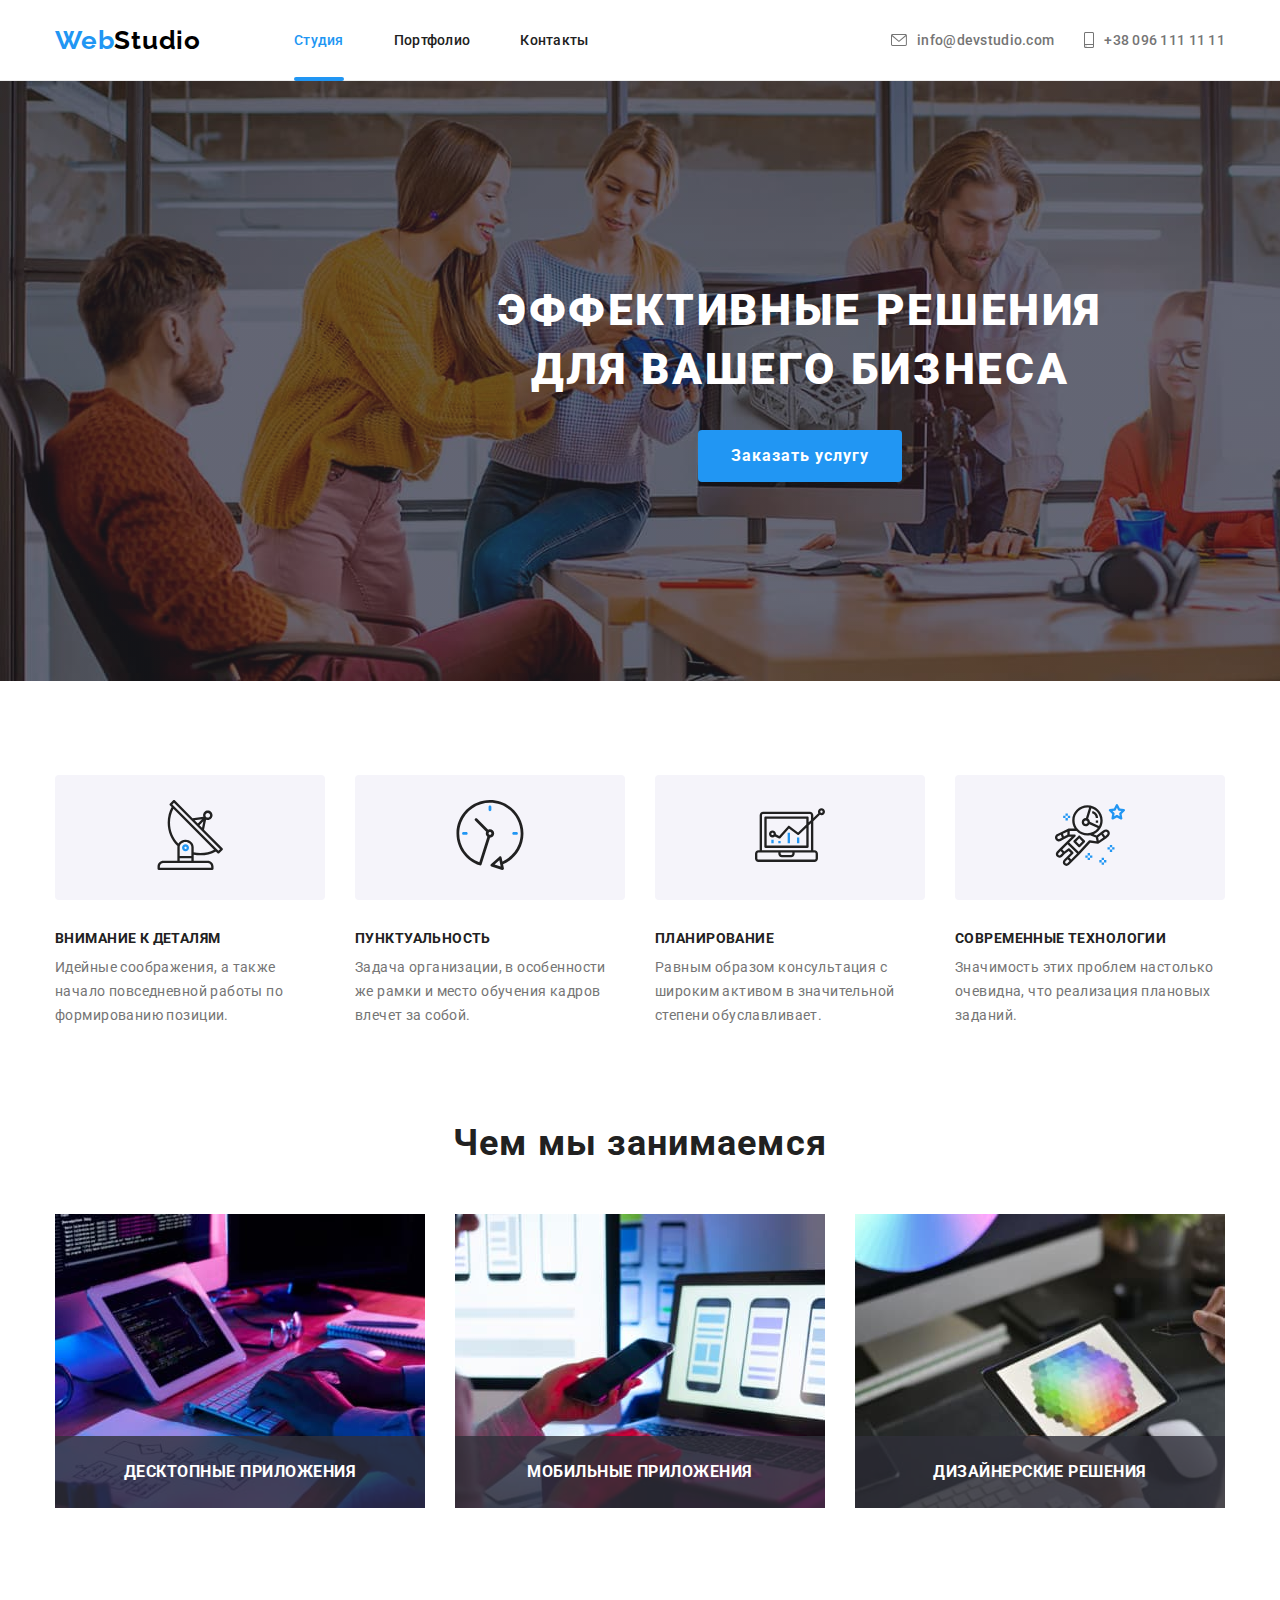
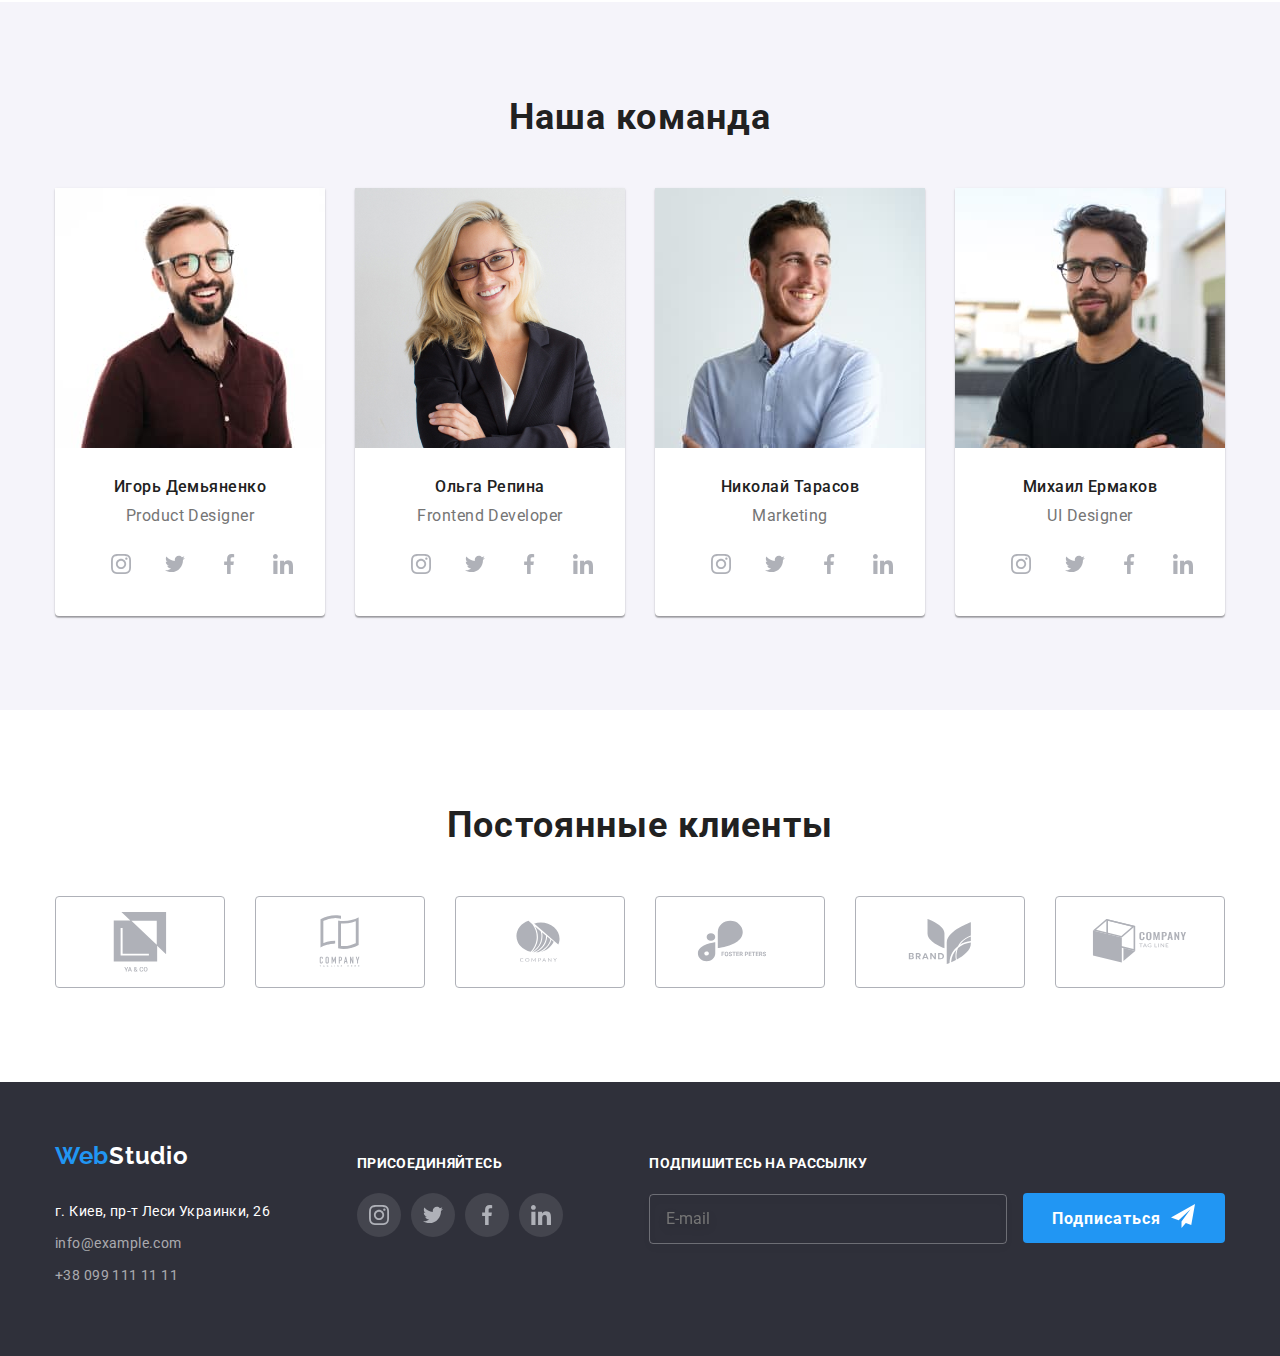
<file: index.html>
<!DOCTYPE html>
<html lang="ru">
  <head>
    <meta charset="UTF-8" />
    <meta http-equiv="X-UA-Compatible" content="IE=edge" />
    <meta name="viewport" content="width=device-width, initial-scale=1.0" />
    <title>Студия</title>
    <link rel="preconnect" href="https://fonts.googleapis.com" />
    <link rel="preconnect" href="https://fonts.gstatic.com" crossorigin />
    <link
      href="https://fonts.googleapis.com/css2?family=Raleway:wght@700&family=Roboto:wght@400;500;700;900&display=swap"
      rel="stylesheet"
    />
    <link
      rel="stylesheet"
      href="https://cdnjs.cloudflare.com/ajax/libs/modern-normalize/1.1.0/modern-normalize.min.css"
    />
    <link rel="stylesheet" href="./css/main.min.css" />
  </head>
  <body>
    <header class="header">
      <div class="container header__box">
        <nav class="nav-bar header__nav-bar">
          <a class="logo link nav-bar__logo" href=""
            ><span class="logo__item">Web</span>Studio</a
          >
          <ul class="site-nav">
            <li class="site-nav__link">
              <a href="" class="site-nav__link-item site-nav__link_current"
                >Студия</a
              >
            </li>
            <li class="site-nav__link">
              <a href="./portfolio.html" class="site-nav__link-item"
                >Портфолио</a
              >
            </li>
            <li class="site-nav__link">
              <a href="" class="site-nav__link-item">Контакты</a>
            </li>
          </ul>
        </nav>
        <ul class="contact-list header__contact-list">
          <li class="contact contact-list__item">
            <a href="mailto:info@devstudio.com" class="link">
              <svg
                class="contact__icon contact__icon_email"
                width="14"
                height="10"
              >
                <use href="./images/icons.svg#mail"></use></svg
              >info@devstudio.com</a
            >
          </li>
          <li class="contact-list__item">
            <a href="tel:+380961111111" class="link">
              <svg
                class="contact__icon contact__icon_phone"
                width="10"
                height="14"
              >
                <use href="./images/icons.svg#phone"></use></svg
              >+38 096 111 11 11</a
            >
          </li>
        </ul>
        <button
          data-menu-open-btn
          type="button"
          class="mobile-btn header__mobile-btn is-hidden"
        >
          <svg class="mobile-btn__icon" width="40" height="40">
            <use href="./images/icons.svg#menu_40px_mobile"></use>
          </svg>
        </button>
      </div>
    </header>
    <main>
      <section class="hero">
        <div class="container">
          <h1 class="hero__title">
            Эффективные решения<br />для вашего бизнеса
          </h1>
          <button type="button" class="button hero__button" data-modal-open>
            Заказать услугу
          </button>
        </div>
      </section>
      <section class="section advantages">
        <div class="container">
          <h2 class="visually-hidden advantages__title">Наши приимущества</h2>
          <ul class="advantages__box">
            <li class="list advantages__list">
              <div class="advantages__thumb">
                <svg class="advantages__icon" width="70" height="70">
                  <use href="./images/icons.svg#antenna"></use>
                </svg>
              </div>
              <h3 class="list__title">Внимание к деталям</h3>
              <p class="advantages__description">
                Идейные соображения, а также начало повседневной работы по
                формированию позиции.
              </p>
            </li>
            <li class="list advantages__list">
              <div class="advantages__thumb">
                <svg class="advantages__icon" width="70" height="70">
                  <use href="./images/icons.svg#clock"></use>
                </svg>
              </div>
              <h3 class="list__title">Пунктуальность</h3>
              <p class="advantages__description">
                Задача организации, в особенности же рамки и место обучения
                кадров влечет за собой.
              </p>
            </li>
            <li class="list advantages__list">
              <div class="advantages__thumb">
                <svg class="advantages__icon" width="70" height="70">
                  <use href="./images/icons.svg#diagram"></use>
                </svg>
              </div>
              <h3 class="list__title">Планирование</h3>
              <p class="advantages__description">
                Равным образом консультация с широким активом в значительной
                степени обуславливает.
              </p>
            </li>
            <li class="list advantages__list">
              <div class="advantages__thumb">
                <svg class="advantages__icon" width="70" height="70">
                  <use href="./images/icons.svg#astronaut"></use>
                </svg>
              </div>
              <h3 class="list__title">Современные технологии</h3>
              <p class="advantages__description">
                Значимость этих проблем настолько очевидна, что реализация
                плановых заданий.
              </p>
            </li>
          </ul>
        </div>
      </section>
      <section class="section works">
        <div class="container">
          <h2 class="section__title">Чем мы занимаемся</h2>
          <ul class="work-list works__work-list">
            <li class="work-list__item">
              <picture>
                <source
                  srcset="
                    ./images/what-we-do/img1.jpg    1x,
                    ./images/what-we-do/img1@2x.jpg 2x
                  "
                  media="(min-width: 1200px)"
                />
                <img
                  src="./images/what-we-do/img1.jpg"
                  width="370"
                  alt="Работы студии"
                />
              </picture>
              <p class="work-list__description">Десктопные приложения</p>
            </li>
            <li class="work-list__item">
              <picture>
                <source
                  srcset="
                    ./images/what-we-do/img2.jpg    1x,
                    ./images/what-we-do/img2@2x.jpg 2x
                  "
                  media="(min-width: 1200px)"
                />
                <img
                  src="./images/what-we-do/img2.jpg"
                  width="370"
                  alt="Работы студии"
                />
              </picture>

              <p class="work-list__description">Мобильные приложения</p>
            </li>
            <li class="work-list__item">
              <picture>
                <source
                  srcset="
                    ./images/what-we-do/img3.jpg    1x,
                    ./images/what-we-do/img3@2x.jpg 2x
                  "
                  media="(min-width: 1200px)"
                />
                <img
                  src="./images/what-we-do/img3.jpg"
                  width="370"
                  alt="Работы студии"
                />
              </picture>

              <p class="work-list__description">Дизайнерские решения</p>
            </li>
          </ul>
        </div>
      </section>

      <section class="section team">
        <div class="container">
          <h2 class="section__title team__title">Наша команда</h2>
          <ul class="team-list team__team-list">
            <li class="list team-item team-list__team-item">
              <picture>
                <source
                  srcset="
                    ./images//team/img1-desktop.jpg    1x,
                    ./images//team/img1-desktop@2x.jpg 2x
                  "
                  media="(min-width: 1200px)"
                />
                <source
                  srcset="
                    ./images//team/img1-tablet.jpg    1x,
                    ./images//team/img1-tablet@2x.jpg 2x
                  "
                  media="(min-width: 768px)"
                />
                <source
                  srcset="
                    ./images//team/img1-phone.jpg    1x,
                    ./images//team/img1-phone@2x.jpg 2x
                  "
                  media="(min-width: 480px)"
                />
                <img
                  class="position-item__img"
                  src="./images//team/img1-phone.jpg"
                  width="270"
                  alt="Фотография сотрудника студии"
                />
              </picture>

              <div class="team-content">
                <h3 class="list__title team-item__title">Игорь Демьяненко</h3>
                <p class="team-item__position">Product Designer</p>

                <ul class="socials">
                  <li class="socials__item">
                    <a href="" class="link socials__link">
                      <svg class="socials__icon" width="20" height="20">
                        <use href="./images/icons.svg#instagram"></use>
                      </svg>
                    </a>
                  </li>
                  <li class="socials__item">
                    <a href="" class="link socials__link">
                      <svg class="socials__icon" width="20" height="20">
                        <use href="./images/icons.svg#twitter"></use>
                      </svg>
                    </a>
                  </li>
                  <li class="socials__item">
                    <a href="" class="link socials__link">
                      <svg class="socials__icon" width="20" height="20">
                        <use href="./images/icons.svg#facebook"></use></svg
                    ></a>
                  </li>
                  <li class="socials__item">
                    <a href="" class="link socials__link">
                      <svg class="socials__icon" width="20" height="20">
                        <use href="./images/icons.svg#linkedin"></use></svg
                    ></a>
                  </li>
                </ul>
              </div>
            </li>
            <li class="list team-item team-list__team-item">
              <picture>
                <source
                  srcset="
                    ./images//team/img2-desktop.jpg    1x,
                    ./images//team/img2-desktop@2x.jpg 2x
                  "
                  media="(min-width: 1200px)"
                />
                <source
                  srcset="
                    ./images//team/img2-tablet.jpg    1x,
                    ./images//team/img2-tablet@2x.jpg 2x
                  "
                  media="(min-width: 768px)"
                />
                <source
                  srcset="
                    ./images//team/img2-phone.jpg    1x,
                    ./images//team/img2-phone@2x.jpg 2x
                  "
                  media="(min-width: 480px)"
                />
                <img
                  class="position-item__img"
                  src="./images//team/img2-phone.jpg"
                  width="270"
                  alt="Фотография сотрудника студии"
                />
              </picture>
              <div class="team-content">
                <h3 class="list__title team-item__title">Ольга Репина</h3>
                <p class="team-item__position">Frontend Developer</p>

                <ul class="socials">
                  <li class="socials__item">
                    <a href="" class="link socials__link">
                      <svg class="socials__icon" width="20" height="20">
                        <use href="./images/icons.svg#instagram"></use>
                      </svg>
                    </a>
                  </li>
                  <li class="socials__item">
                    <a href="" class="link socials__link">
                      <svg class="socials__icon" width="20" height="20">
                        <use href="./images/icons.svg#twitter"></use>
                      </svg>
                    </a>
                  </li>
                  <li class="socials__item">
                    <a href="" class="link socials__link">
                      <svg class="socials__icon" width="20" height="20">
                        <use href="./images/icons.svg#facebook"></use></svg
                    ></a>
                  </li>
                  <li class="socials__item">
                    <a href="" class="link socials__link">
                      <svg class="socials__icon" width="20" height="20">
                        <use href="./images/icons.svg#linkedin"></use></svg
                    ></a>
                  </li>
                </ul>
              </div>
            </li>
            <li class="list team-item team-list__team-item">
              <picture>
                <source
                  srcset="
                    ./images//team/img3-desktop.jpg    1x,
                    ./images//team/img3-desktop@2x.jpg 2x
                  "
                  media="(min-width: 1200px)"
                />
                <source
                  srcset="
                    ./images//team/img3-tablet.jpg    1x,
                    ./images//team/img3-tablet@2x.jpg 2x
                  "
                  media="(min-width: 768px)"
                />
                <source
                  srcset="
                    ./images//team/img3-phone.jpg    1x,
                    ./images//team/img3-phone@2x.jpg 2x
                  "
                  media="(min-width: 480px)"
                />
                <img
                  class="position-item__img"
                  src="./images//team/img3-phone.jpg"
                  width="270"
                  alt="Фотография сотрудника студии"
                />
              </picture>
              <div class="team-content">
                <h3 class="list__title team-item__title">Николай Тарасов</h3>
                <p class="team-item__position">Marketing</p>

                <ul class="socials">
                  <li class="socials__item">
                    <a href="" class="link socials__link">
                      <svg class="socials__icon" width="20" height="20">
                        <use href="./images/icons.svg#instagram"></use>
                      </svg>
                    </a>
                  </li>
                  <li class="socials__item">
                    <a href="" class="link socials__link">
                      <svg class="socials__icon" width="20" height="20">
                        <use href="./images/icons.svg#twitter"></use>
                      </svg>
                    </a>
                  </li>
                  <li class="socials__item">
                    <a href="" class="link socials__link">
                      <svg class="socials__icon" width="20" height="20">
                        <use href="./images/icons.svg#facebook"></use></svg
                    ></a>
                  </li>
                  <li class="socials__item">
                    <a href="" class="link socials__link">
                      <svg class="socials__icon" width="20" height="20">
                        <use href="./images/icons.svg#linkedin"></use></svg
                    ></a>
                  </li>
                </ul>
              </div>
            </li>

            <li class="list team-item team-list__team-item">
              <picture>
                <source
                  srcset="
                    ./images//team/img4-desktop.jpg    1x,
                    ./images//team/img4-desktop@2x.jpg 2x
                  "
                  media="(min-width: 1200px)"
                />
                <source
                  srcset="
                    ./images//team/img4-tablet.jpg    1x,
                    ./images//team/img4-tablet@2x.jpg 2x
                  "
                  media="(min-width: 768px)"
                />
                <source
                  srcset="
                    ./images//team/img4-phone.jpg    1x,
                    ./images//team/img4-phone@2x.jpg 2x
                  "
                  media="(min-width: 480px)"
                />
                <img
                  class="position-item__img"
                  src="./images//team/img4-phone.jpg"
                  width="270"
                  alt="Фотография сотрудника студии"
                />
              </picture>
              <div class="team-content">
                <h3 class="list__title team-item__title">Михаил Ермаков</h3>
                <p class="team-item__position">UI Designer</p>

                <ul class="socials">
                  <li class="socials__item">
                    <a href="" class="link socials__link">
                      <svg class="socials__icon" width="20" height="20">
                        <use href="./images/icons.svg#instagram"></use>
                      </svg>
                    </a>
                  </li>
                  <li class="socials__item">
                    <a href="" class="link socials__link">
                      <svg class="socials__icon" width="20" height="20">
                        <use href="./images/icons.svg#twitter"></use>
                      </svg>
                    </a>
                  </li>
                  <li class="socials__item">
                    <a href="" class="link socials__link">
                      <svg class="socials__icon" width="20" height="20">
                        <use href="./images/icons.svg#facebook"></use></svg
                    ></a>
                  </li>
                  <li class="socials__item">
                    <a href="" class="link socials__link">
                      <svg class="socials__icon" width="20" height="20">
                        <use href="./images/icons.svg#linkedin"></use></svg
                    ></a>
                  </li>
                </ul>
              </div>
            </li>
          </ul>
        </div>
      </section>
      <div class="section customers">
        <div class="container">
          <h2 class="section__title">Постоянные клиенты</h2>
          <ul class="customer-list customers__customer-list">
            <li class="customer-item customer-list__customer-item">
              <a href="" class="customer-item__link">
                <svg class="customer-item__icon" width="106" height="60">
                  <use href="./images/icons.svg#partner-logo-1"></use>
                </svg>
              </a>
            </li>
            <li class="customer-item customer-list__customer-item">
              <a href="" class="customer-item__link">
                <svg class="customer-item__icon" width="106" height="60">
                  <use href="./images/icons.svg#partner-logo-2"></use>
                </svg>
              </a>
            </li>
            <li class="customer-item customer-list__customer-item">
              <a href="" class="customer-item__link">
                <svg class="customer-item__icon" width="106" height="60">
                  <use href="./images/icons.svg#partner-logo-3"></use>
                </svg>
              </a>
            </li>
            <li class="customer-item customer-list__customer-item">
              <a href="" class="customer-item__link">
                <svg class="customer-item__icon" width="106" height="60">
                  <use href="./images/icons.svg#partner-logo-4"></use>
                </svg>
              </a>
            </li>
            <li class="customer-item customer-list__customer-item">
              <a href="" class="customer-item__link">
                <svg class="customer-item__icon" width="106" height="60">
                  <use href="./images/icons.svg#partner-logo-5"></use>
                </svg>
              </a>
            </li>
            <li class="customer-item customer-list__customer-item">
              <a href="" class="customer-item__link">
                <svg class="customer-item__icon" width="106" height="60">
                  <use href="./images/icons.svg#parner-logo-6"></use>
                </svg>
              </a>
            </li>
          </ul>
        </div>
      </div>
    </main>
    <footer class="footer">
      <div class="container">
        <div class="box footer__box">
          <div class="box__item">
            <a class="logo link" href=""
              ><span class="logo__item">Web</span>Studio</a
            >
            <address class="address-info">
              <ul class="address-list address-info__address-list">
                <li class="address-list__link">
                  <a
                    href="https://goo.gl/maps/D7f8SxAPRL2xt4ZS8"
                    target="_blank"
                    class="link address-list__address"
                    >г. Киев, пр-т Леси Украинки, 26</a
                  >
                </li>
                <li class="address-list__link">
                  <a
                    href="mailto:info@example.com"
                    class="link address-list__mail"
                    >info@example.com</a
                  >
                </li>
                <li class="address-list__link">
                  <a href="tel:+380991111111" class="link address-list__phone"
                    >+38 099 111 11 11</a
                  >
                </li>
              </ul>
            </address>
          </div>
          <div class="footer-wrap box__item">
            <h3 class="footer-wrap__title">присоединяйтесь</h3>
            <ul class="socials">
              <li class="socials__item">
                <a href="" class="link socials__link">
                  <svg class="socials__icon" width="20" height="20">
                    <use href="./images/icons.svg#instagram"></use>
                  </svg>
                </a>
              </li>
              <li class="socials__item">
                <a href="" class="link socials__link">
                  <svg class="socials__icon" width="20" height="20">
                    <use href="./images/icons.svg#twitter"></use>
                  </svg>
                </a>
              </li>
              <li class="socials__item">
                <a href="" class="link socials__link">
                  <svg class="socials__icon" width="20" height="20">
                    <use href="./images/icons.svg#facebook"></use></svg
                ></a>
              </li>
              <li class="socials__item">
                <a href="" class="link socials__link">
                  <svg class="socials__icon" width="20" height="20">
                    <use href="./images/icons.svg#linkedin"></use></svg
                ></a>
              </li>
            </ul>
          </div>
          <div class="footer-wrap box__item">
            <form class="subscription">
              <h3 class="footer-wrap__title">Подпишитесь на рассылку</h3>

              <input
                class="subscription__input"
                type="email"
                name="email"
                id="subscription"
                placeholder="E-mail"
              />
              <button class="button primary subscription__button" type="submit">
                Подписаться
                <span class="subscription__item">
                  <svg class="icon subscription__icon" width="24" height="24">
                    <use href="./images/icons.svg#send"></use>
                  </svg>
                </span>
              </button>
            </form>
          </div>
        </div>
      </div>
    </footer>

    <div class="backdrop is-hidden" data-modal>
      <div class="modal backdrop__modal">
        <b class="modal__title">Оставьте свои данные, мы вам перезвоним</b>

        <form class="modal-form modal__modal-form">
          <div class="form-field modal-form__form-field">
            <label for="user-name" class="form-field__label">Имя</label>
            <div class="wrapper form-field__wrapper">
              <input
                type="text"
                name="user-name"
                id="user-name"
                class="wrapper__input"
              />
              <svg class="wrapper__form-icon" width="12" height="12">
                <use href="./images/icons.svg#user"></use>
              </svg>
            </div>
          </div>

          <div class="form-field modal-form__form-field">
            <label for="name" class="form-field__label">Телефон</label>
            <div class="wrapper form-field__wrapper">
              <input
                type="tel"
                name="user-name"
                id="name"
                class="wrapper__input"
              />
              <svg class="wrapper__form-icon" width="13" height="13">
                <use href="./images/icons.svg#tel"></use>
              </svg>
            </div>
          </div>

          <div class="form-field modal-form__form-field">
            <label for="email" class="form-field__label">Почта</label>
            <div class="wrapper form-field__wrapper">
              <input
                type="email"
                name="user-name"
                id="email"
                class="wrapper__input"
              />
              <svg class="wrapper__form-icon" width="18" height="18">
                <use href="./images/icons.svg#email-black"></use>
              </svg>
            </div>
          </div>

          <div class="form-field modal-form__form-field">
            <label for="comment" class="form-field__label">Комментарий</label>
            <textarea
              name="user-comment"
              id="comment"
              class="form-field__textarea"
              placeholder="Введите коммент"
            ></textarea>
          </div>
          <label class="modal-agreement modal-form__modal-agreement">
            <input
              type="checkbox"
              class="
                agreement-checkbox
                visually-hidden
                modal-agreement__agreement-checkbox
              "
              name="policy"
              id="policy"
            />
            <span class="modal-agreement__icon">
              <svg width="16" height="15">
                <use href="./images/icons.svg#checked-checkbox"></use>
              </svg>
            </span>
            Соглашаюсь с рассылкой и принимаю
            <a class="modal-agreement__link" href="" target="_blank"
              >Условия договора</a
            ></label
          >
          <button class="button modal-form__btn" type="submit">
            Отправить
          </button>
        </form>

        <button
          data-modal-close
          class="close-btn modal__close-btn"
          type="button"
        >
          <span>
            <svg class="close-btn__icon" width="11" height="11">
              <use href="./images/icons.svg#closer-icon"></use>
            </svg>
          </span>
        </button>
      </div>
    </div>

    <!-- mobile-menu start -->
    <div class="modal-menu-container is-hidden" data-menu-backdrop>
      <button
        data-menu-close-btn
        class="modal-menu-btn modal-menu-container__modal-menu-btn"
      >
        <svg class="modal-menu-btn__icon" width="40" height="40">
          <use href="./images/icons.svg#close_40px_mobile"></use>
        </svg>
      </button>

      <div
        class="mobile-menu modal-menu-container__mobile-menu js-menu-container"
        id="mobile-menu"
      >
        <nav class="nav-bar mobile-menu__nav-bar">
          <ul class="site-nav nav-bar__site-nav mob-menu-list">
            <li class="site-nav__link-item">
              <a href="" class="site-nav__link site-nav__link_current"
                >Студия</a
              >
            </li>
            <li class="site-nav__link-item">
              <a href="./portfolio.html" class="site-nav__link">Портфолио</a>
            </li>
            <li class="site-nav__link-item">
              <a href="" class="site-nav__link">Контакты</a>
            </li>
          </ul>
        </nav>
        <div class="contact-wrap mobile-menu__mobile-contact-wrap">
          <ul class="contact-list contact-wrap__contact-list">
            <li class="contac contact-list__item">
              <a href="tel:+380961111111" class="contact__link-mobile"
                >+38 096 111 11 11</a
              >
            </li>
            <li class="contact contact-list__item">
              <a href="mailto:info@devstudio.com" class="contact__link-email"
                >info@devstudio.com</a
              >
            </li>
          </ul>
          <ul class="social-list contact-wrap__social-list">
            <li class="social-list__item">
              <a href="" class="social-list__link">Instagram</a>
            </li>
            <li class="social-list__item">
              <a href="" class="social-list__link">Twitter</a>
            </li>
            <li class="social-list__item">
              <a href="" class="social-list__link">Facebook</a>
            </li>
            <li class="social-list__item">
              <a href="" class="social-list__link">LinkedIn</a>
            </li>
          </ul>
        </div>
      </div>
    </div>
    <!-- mobile-menu end -->

    <script src="./js/modal.js"></script>
    <script src="./js/menu.js"></script>
  </body>
</html>
</file>
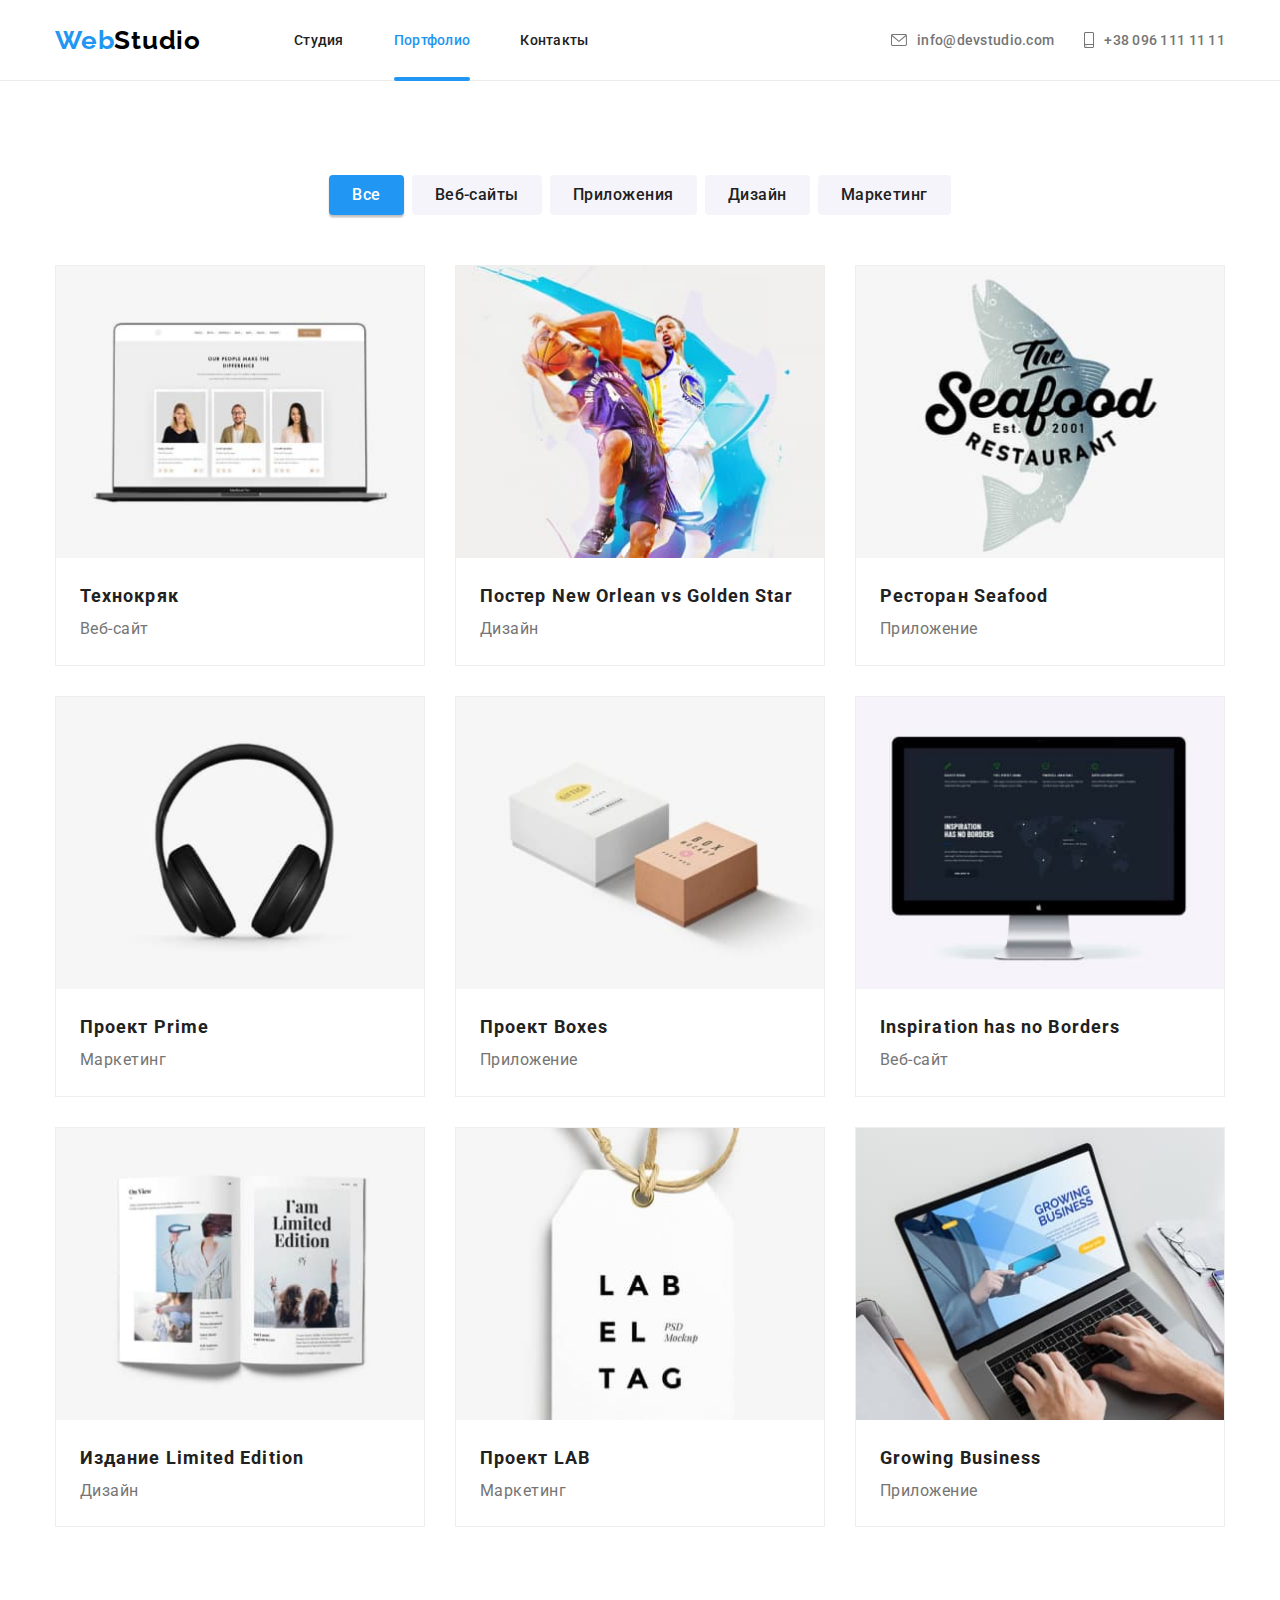
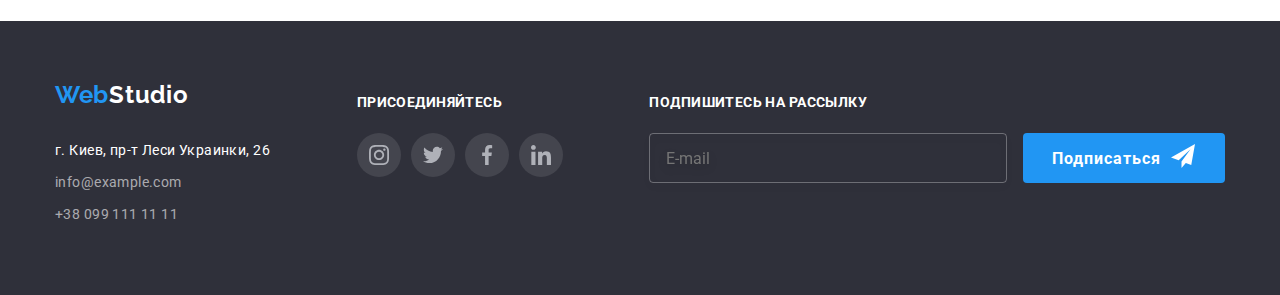
<file: portfolio.html>
<!DOCTYPE html>
<html lang="ru">
  <head>
    <meta charset="UTF-8" />
    <meta http-equiv="X-UA-Compatible" content="IE=edge" />
    <meta name="viewport" content="width=device-width, initial-scale=1.0" />
    <title>Портфолио</title>
    <link rel="preconnect" href="https://fonts.googleapis.com" />
    <link rel="preconnect" href="https://fonts.gstatic.com" crossorigin />
    <link
      href="https://fonts.googleapis.com/css2?family=Raleway:wght@700&family=Roboto:wght@400;500;700;900&display=swap"
      rel="stylesheet"
    />
    <link
      rel="stylesheet"
      href="https://cdnjs.cloudflare.com/ajax/libs/modern-normalize/1.1.0/modern-normalize.min.css"
    />
    <link rel="stylesheet" href="./css/main.min.css" />
  </head>
  <body>
    <header class="header">
      <div class="container header__box">
        <nav class="nav-bar header__nav-bar">
          <a class="logo link nav-bar__logo" href=""
            ><span class="logo__item">Web</span>Studio</a
          >
          <ul class="site-nav">
            <li class="site-nav__link">
              <a href="./index.html" class="site-nav__link-item">Студия</a>
            </li>
            <li class="site-nav__link">
              <a href="" class="site-nav__link-item site-nav__link_current"
                >Портфолио</a
              >
            </li>
            <li class="site-nav__link">
              <a href="" class="site-nav__link-item">Контакты</a>
            </li>
          </ul>
        </nav>
        <ul class="contact-list header__contact-list">
          <li class="contact contact-list__item">
            <a href="mailto:info@devstudio.com" class="link">
              <svg class="contact__icon" width="16" height="12">
                <use href="./images/icons.svg#mail"></use></svg
              >info@devstudio.com</a
            >
          </li>
          <li class="contact-list__item">
            <a href="tel:+380961111111" class="link">
              <svg class="contact__icon" width="10" height="16">
                <use href="./images/icons.svg#phone"></use></svg
              >+38 096 111 11 11</a
            >
          </li>
        </ul>
        <button
          data-menu-open-btn
          type="button"
          class="mobile-btn header__mobile-btn"
        >
          <svg class="mobile-btn__icon" width="40" height="40">
            <use href="./images/icons.svg#menu_40px_mobile"></use>
          </svg>
        </button>
      </div>
    </header>
    <main>
      <section class="section portfolio">
        <h1 class="visually-hidden">Портфолио</h1>
        <div class="container">
          <ul class="filter portfolio__filter">
            <li class="filter__item">
              <button
                class="button filter__btn filter__btn_current"
                type="button"
              >
                Все
              </button>
            </li>
            <li class="filter__item">
              <button class="button filter__btn" type="button">
                Веб-сайты
              </button>
            </li>
            <li class="filter__item">
              <button class="button filter__btn" type="button">
                Приложения
              </button>
            </li>
            <li class="filter__item">
              <button class="button filter__btn" type="button">Дизайн</button>
            </li>
            <li class="filter__item">
              <button class="button filter__btn" type="button">
                Маркетинг
              </button>
            </li>
          </ul>

          <ul class="card-list">
            <li class="card-item">
              <div class="card-item__img-wrapper">
                <picture>
                  <source
                    srcset="
                      ./images/portfolio/img1-desktop.jpg   1x,
                      ./images/portfolio/img1-desktop@2x.jpg 2x
                    "
                    media="(min-width: 1200px)"
                  />
                  <source
                    srcset="
                      ./images/portfolio/img1-tablet.jpg   1x,
                      ./images/portfolio/img1-tablet@2x.jpg 2x
                    "
                    media="(min-width: 768px)"
                  />
                  <source
                    srcset="
                      ./images/portfolio/img1-phone.jpg   1x,
                      ./images/portfolio/img1-phone@2x.jpg 2x
                    "
                    media="(min-width: 480px)"
                  />
                  <img
                    src="./images/portfolio/img1-phone.jpg"
                    alt="Обложка проекта"
                    width="370"
                    class="masters-img"
                  />
                </picture>
                <p class="card-item__top-text">
                  Технокряк это современная площадка распространения
                  коронавируса. Компании используют эту платформу для цифрового
                  шпионажа и атак на защищённые сервера конкурентов.
                </p>
              </div>
              <div class="card-item__content-wrapper">
                <h2 class="card-item__title">Технокряк</h2>
                <p class="card-item__text">Веб-сайт</p>
              </div>
            </li>

            <li class="card-item">
              <div class="card-item__img-wrapper">
                <picture>
                  <source
                    srcset="
                      ./images/portfolio/img2-desktop.jpg   1x,
                      ./images/portfolio/img2-desktop@2x.jpg 2x
                    "
                    media="(min-width: 1200px)"
                  />
                  <source
                    srcset="
                      ./images/portfolio/img2-tablet.jpg   1x,
                      ./images/portfolio/img2-tablet@2x.jpg 2x
                    "
                    media="(min-width: 768px)"
                  />
                  <source
                    srcset="
                      ./images/portfolio/img2-phone.jpg   1x,
                      ./images/portfolio/img2-phone@2x.jpg 2x
                    "
                    media="(min-width: 480px)"
                  />
                  <img
                    src="./images/portfolio/img2-phone.jpg"
                    alt="Обложка проекта"
                    width="370"
                    class="masters-img"
                  />
                </picture>
                <p class="card-item__top-text">
                  Технокряк это современная площадка распространения
                  коронавируса. Компании используют эту платформу для цифрового
                  шпионажа и атак на защищённые сервера конкурентов.
                </p>
              </div>
              <div class="card-item__content-wrapper">
                <h2 class="card-item__title">
                  Постер New Orlean vs Golden Star
                </h2>
                <p class="card-item__text">Дизайн</p>
              </div>
            </li>

            <li class="card-item">
              <div class="card-item__img-wrapper">
                <picture>
                  <source
                    srcset="
                      ./images/portfolio/img3-desktop.jpg   1x,
                      ./images/portfolio/img3-desktop@2x.jpg 2x
                    "
                    media="(min-width: 1200px)"
                  />
                  <source
                    srcset="
                      ./images/portfolio/img3-tablet.jpg   1x,
                      ./images/portfolio/img3-tablet@2x.jpg 2x
                    "
                    media="(min-width: 768px)"
                  />
                  <source
                    srcset="
                      ./images/portfolio/img3-phone.jpg   1x,
                      ./images/portfolio/img3-phone@2x.jpg 2x
                    "
                    media="(min-width: 480px)"
                  />
                  <img
                    src="./images/portfolio/img3-phone.jpg"
                    alt="Обложка проекта"
                    width="370"
                    class="masters-img"
                  />
                </picture>
                <p class="card-item__top-text">
                  Технокряк это современная площадка распространения
                  коронавируса. Компании используют эту платформу для цифрового
                  шпионажа и атак на защищённые сервера конкурентов.
                </p>
              </div>
              <div class="card-item__content-wrapper">
                <h2 class="card-item__title">Ресторан Seafood</h2>
                <p class="card-item__text">Приложение</p>
              </div>
            </li>

            <li class="card-item">
              <div class="card-item__img-wrapper">
                <picture>
                  <source
                    srcset="
                      ./images/portfolio/img4-desktop.jpg   1x,
                      ./images/portfolio/img4-desktop@2x.jpg 2x
                    "
                    media="(min-width: 1200px)"
                  />
                  <source
                    srcset="
                      ./images/portfolio/img4-tablet.jpg   1x,
                      ./images/portfolio/img4-tablet@2x.jpg 2x
                    "
                    media="(min-width: 768px)"
                  />
                  <source
                    srcset="
                      ./images/portfolio/img4-phone.jpg   1x,
                      ./images/portfolio/img4-phone@2x.jpg 2x
                    "
                    media="(min-width: 480px)"
                  />
                  <img
                    src="./images/portfolio/img4-phone.jpg"
                    alt="Обложка проекта"
                    width="370"
                    class="masters-img"
                  />
                </picture>
                <p class="card-item__top-text">
                  Технокряк это современная площадка распространения
                  коронавируса. Компании используют эту платформу для цифрового
                  шпионажа и атак на защищённые сервера конкурентов.
                </p>
              </div>
              <div class="card-item__content-wrapper">
                <h2 class="card-item__title">Проект Prime</h2>
                <p class="card-item__text">Маркетинг</p>
              </div>
            </li>
            <li class="card-item">
              <div class="card-item__img-wrapper">
                <picture>
                  <source
                    srcset="
                      ./images/portfolio/img5-desktop.jpg   1x,
                      ./images/portfolio/img5-desktop@2x.jpg 2x
                    "
                    media="(min-width: 1200px)"
                  />
                  <source
                    srcset="
                      ./images/portfolio/img5-tablet.jpg   1x,
                      ./images/portfolio/img5-tablet@2x.jpg 2x
                    "
                    media="(min-width: 768px)"
                  />
                  <source
                    srcset="
                      ./images/portfolio/img5-phone.jpg   1x,
                      ./images/portfolio/img5-phone@2x.jpg 2x
                    "
                    media="(min-width: 480px)"
                  />
                  <img
                    src="./images/portfolio/img5-phone.jpg"
                    alt="Обложка проекта"
                    width="370"
                    class="masters-img"
                  />
                </picture>
                <p class="card-item__top-text">
                  Технокряк это современная площадка распространения
                  коронавируса. Компании используют эту платформу для цифрового
                  шпионажа и атак на защищённые сервера конкурентов.
                </p>
              </div>
              <div class="card-item__content-wrapper">
                <h2 class="card-item__title">Проект Boxes</h2>
                <p class="card-item__text">Приложение</p>
              </div>
            </li>
            <li class="card-item">
              <div class="card-item__img-wrapper">
                <picture>
                  <source
                    srcset="
                      ./images/portfolio/img6-desktop.jpg   1x,
                      ./images/portfolio/img6-desktop@2x.jpg 2x
                    "
                    media="(min-width: 1200px)"
                  />
                  <source
                    srcset="
                      ./images/portfolio/img6-tablet.jpg   1x,
                      ./images/portfolio/img6-tablet@2x.jpg 2x
                    "
                    media="(min-width: 768px)"
                  />
                  <source
                    srcset="
                      ./images/portfolio/img6-phone.jpg   1x,
                      ./images/portfolio/img6-phone@2x.jpg 2x
                    "
                    media="(min-width: 480px)"
                  />
                  <img
                    src="./images/portfolio/img6-phone.jpg"
                    alt="Обложка проекта"
                    width="370"
                    class="masters-img"
                  />
                </picture>
                <p class="card-item__top-text">
                  Технокряк это современная площадка распространения
                  коронавируса. Компании используют эту платформу для цифрового
                  шпионажа и атак на защищённые сервера конкурентов.
                </p>
              </div>
              <div class="card-item__content-wrapper">
                <h2 class="card-item__title">Inspiration has no Borders</h2>
                <p class="card-item__text">Веб-сайт</p>
              </div>
            </li>
            <li class="card-item">
              <div class="card-item__img-wrapper">
                <picture>
                  <source
                    srcset="
                      ./images/portfolio/img7-desktop.jpg   1x,
                      ./images/portfolio/img7-desktop@2x.jpg 2x
                    "
                    media="(min-width: 1200px)"
                  />
                  <source
                    srcset="
                      ./images/portfolio/img7-tablet.jpg   1x,
                      ./images/portfolio/img7-tablet@2x.jpg 2x
                    "
                    media="(min-width: 768px)"
                  />
                  <source
                    srcset="
                      ./images/portfolio/img7-phone.jpg   1x,
                      ./images/portfolio/img7-phone@2x.jpg 2x
                    "
                    media="(min-width: 480px)"
                  />
                  <img
                    src="./images/portfolio/img7-phone.jpg"
                    alt="Обложка проекта"
                    width="370"
                    class="masters-img"
                  />
                </picture>
                <p class="card-item__top-text">
                  Технокряк это современная площадка распространения
                  коронавируса. Компании используют эту платформу для цифрового
                  шпионажа и атак на защищённые сервера конкурентов.
                </p>
              </div>
              <div class="card-item__content-wrapper">
                <h2 class="card-item__title">Издание Limited Edition</h2>
                <p class="card-item__text">Дизайн</p>
              </div>
            </li>
            <li class="card-item">
              <div class="card-item__img-wrapper">
                <picture>
                  <source
                    srcset="
                      ./images/portfolio/img8-desktop.jpg   1x,
                      ./images/portfolio/img8-desktop@2x.jpg 2x
                    "
                    media="(min-width: 1200px)"
                  />
                  <source
                    srcset="
                      ./images/portfolio/img8-tablet.jpg   1x,
                      ./images/portfolio/img8-tablet@2x.jpg 2x
                    "
                    media="(min-width: 768px)"
                  />
                  <source
                    srcset="
                      ./images/portfolio/img8-phone.jpg   1x,
                      ./images/portfolio/img8-phone@2x.jpg 2x
                    "
                    media="(min-width: 480px)"
                  />
                  <img
                    src="./images/portfolio/img8-phone.jpg"
                    alt="Обложка проекта"
                    width="370"
                    class="masters-img"
                  />
                </picture>
                <p class="card-item__top-text">
                  Технокряк это современная площадка распространения
                  коронавируса. Компании используют эту платформу для цифрового
                  шпионажа и атак на защищённые сервера конкурентов.
                </p>
              </div>
              <div class="card-item__content-wrapper">
                <h2 class="card-item__title">Проект LAB</h2>
                <p class="card-item__text">Маркетинг</p>
              </div>
            </li>
            <li class="card-item">
              <div class="card-item__img-wrapper">
                <picture>
                  <source
                    srcset="
                      ./images/portfolio/img9-desktop.jpg   1x,
                      ./images/portfolio/img9-desktop@2x.jpg 2x
                    "
                    media="(min-width: 1200px)"
                  />
                  <source
                    srcset="
                      ./images/portfolio/img9-tablet.jpg   1x,
                      ./images/portfolio/img9-tablet@2x.jpg 2x
                    "
                    media="(min-width: 768px)"
                  />
                  <source
                    srcset="
                      ./images/portfolio/img9-phone.jpg   1x,
                      ./images/portfolio/img9-phone@2x.jpg 2x
                    "
                    media="(min-width: 480px)"
                  />
                  <img
                    src="./images/portfolio/img9-phone.jpg"
                    alt="Обложка проекта"
                    width="370"
                    class="masters-img"
                  />
                </picture>
                <p class="card-item__top-text">
                  Технокряк это современная площадка распространения
                  коронавируса. Компании используют эту платформу для цифрового
                  шпионажа и атак на защищённые сервера конкурентов.
                </p>
              </div>
              <div class="card-item__content-wrapper">
                <h2 class="card-item__title">Growing Business</h2>
                <p class="card-item__text">Приложение</p>
              </div>
            </li>
          </ul>
        </div>
      </section>
    </main>

    <footer class="footer">
      <div class="container">
        <div class="box footer__box">
          <div class="box__item">
            <a class="logo link" href=""
              ><span class="logo__item">Web</span>Studio</a
            >
            <address class="address-info">
              <ul class="address-list address-info__address-list">
                <li class="address-list__link">
                  <a
                    href="https://goo.gl/maps/D7f8SxAPRL2xt4ZS8"
                    target="_blank"
                    class="link address-list__address"
                    >г. Киев, пр-т Леси Украинки, 26</a
                  >
                </li>
                <li class="address-list__link">
                  <a
                    href="mailto:info@example.com"
                    class="link address-list__mail"
                    >info@example.com</a
                  >
                </li>
                <li class="address-list__link">
                  <a href="tel:+380991111111" class="link address-list__phone"
                    >+38 099 111 11 11</a
                  >
                </li>
              </ul>
            </address>
          </div>
          <div class="footer-wrap box__item">
            <h3 class="footer-wrap__title">присоединяйтесь</h3>
            <ul class="socials">
              <li class="socials__item">
                <a href="" class="link socials__link">
                  <svg class="socials__icon" width="20" height="20">
                    <use href="./images/icons.svg#instagram"></use>
                  </svg>
                </a>
              </li>
              <li class="socials__item">
                <a href="" class="link socials__link">
                  <svg class="socials__icon" width="20" height="20">
                    <use href="./images/icons.svg#twitter"></use>
                  </svg>
                </a>
              </li>
              <li class="socials__item">
                <a href="" class="link socials__link">
                  <svg class="socials__icon" width="20" height="20">
                    <use href="./images/icons.svg#facebook"></use></svg
                ></a>
              </li>
              <li class="socials__item">
                <a href="" class="link socials__link">
                  <svg class="socials__icon" width="20" height="20">
                    <use href="./images/icons.svg#linkedin"></use></svg
                ></a>
              </li>
            </ul>
          </div>
          <div class="footer-wrap box__item">
            <form class="subscription">
              <h3 class="footer-wrap__title">Подпишитесь на рассылку</h3>

              <input
                class="subscription__input"
                type="email"
                name="email"
                id="subscription"
                placeholder="E-mail"
              />
              <button class="button primary subscription__button" type="submit">
                Подписаться
                <span class="subscription__item">
                  <svg class="icon subscription__icon" width="24" height="24">
                    <use href="./images/icons.svg#send"></use>
                  </svg>
                </span>
              </button>
            </form>
          </div>
        </div>
      </div>
    </footer>
    <!-- mobile-menu start -->
    <div class="modal-menu-container is-hidden" data-menu-backdrop>
      <button
        data-menu-close-btn
        class="modal-menu-btn modal-menu-container__modal-menu-btn"
      >
        <svg class="modal-menu-btn__icon" width="40" height="40">
          <use href="./images/icons.svg#close_40px_mobile"></use>
        </svg>
      </button>

      <div
        class="mobile-menu modal-menu-container__mobile-menu js-menu-container"
        id="mobile-menu"
      >
        <nav class="nav-bar mobile-menu__nav-bar">
          <ul class="site-nav nav-bar__site-nav mob-menu-list">
            <li class="site-nav__link-item">
              <a href="./index.html" class="site-nav__link">Студия</a>
            </li>
            <li class="site-nav__link-item">
              <a href="" class="site-nav__link site-nav__link_current"
                >Портфолио</a
              >
            </li>
            <li class="site-nav__link-item">
              <a href="" class="site-nav__link">Контакты</a>
            </li>
          </ul>
        </nav>
        <div class="contact-wrap mobile-menu__mobile-contact-wrap">
          <ul class="contact-list contact-wrap__contact-list">
            <li class="contac contact-list__item">
              <a href="tel:+380961111111" class="contact__link-mobile"
                >+38 096 111 11 11</a
              >
            </li>
            <li class="contact contact-list__item">
              <a href="mailto:info@devstudio.com" class="contact__link-email"
                >info@devstudio.com</a
              >
            </li>
          </ul>
          <ul class="social-list contact-wrap__social-list">
            <li class="social-list__item">
              <a href="" class="social-list__link">Instagram</a>
            </li>
            <li class="social-list__item">
              <a href="" class="social-list__link">Twitter</a>
            </li>
            <li class="social-list__item">
              <a href="" class="social-list__link">Facebook</a>
            </li>
            <li class="social-list__item">
              <a href="" class="social-list__link">LinkedIn</a>
            </li>
          </ul>
        </div>
      </div>
    </div>
    <!-- mobile-menu end -->
    <script src="./js/menu.js"></script>
  </body>
</html>
</file>
<file: css/main.min.css>
html{-webkit-box-sizing:border-box;box-sizing:border-box}*,*::before,*::after{-webkit-box-sizing:inherit;box-sizing:inherit}body{color:var(--primary-text-color);font-family:var(--primary-font-family)}h1,h2,h3,h4,h5,h6,p{margin:0}img{display:block;width:100%;height:auto}ul{margin:0;padding:0;list-style:none}a{text-decoration:none}textarea{resize:none}:root{--primary-text-color: #757575;--title-text-color: #212121;--accent-color: #2196f3;--white-color: #ffffff;--transparent-white-color: rgba(255, 255, 255, 0.6);--black-color: #000000;--dark-bg-color: #2f303a;--gray-bg-color: #f5f4fa;--border-color: #ececec;--card-border-color: #eeeeee;--btn-hover: #188ce8;--bg-overlay: rgba(33, 150, 243, 0.9);--bg-overlay-1: rgba(47, 48, 58, 0.8);--backdrop-color: rgba(0, 0, 0, 0.2);--card-set-gap: 30px;--card-shadow: 0px 1px 3px rgba(0, 0, 0, 0.12),
    0px 1px 1px rgba(0, 0, 0, 0.14), 0px 2px 1px rgba(0, 0, 0, 0.2);--box-card-shadow: 0px 1px 1px rgba(0, 0, 0, 0.12),
    0px 4px 4px rgba(0, 0, 0, 0.06), 1px 4px 6px rgba(0, 0, 0, 0.16);--hover-box-shadow: 0px 3px 1px rgba(0, 0, 0, 0.1),
    0px 1px 2px rgba(0, 0, 0, 0.08), 0px 2px 2px rgba(0, 0, 0, 0.12);--primary-font-family: "Roboto";--accent-font-family: "Raleway";--icon-color: #afb1b8;--input-border-color: rgba(33, 33, 33, 0.2)}.visually-hidden{position:absolute;width:1px;height:1px;margin:-1px;padding:0;overflow:hidden;border:0;clip:rect(0 0 0 0)}.modal-menu-container{position:fixed;padding:48px 40px;letter-spacing:0.02em;top:0;left:0;width:100vw;height:100vh;min-height:550px;background-color:var(--white-color)}@media screen and (min-width: 768px){.modal-menu-container{display:none}}.modal-menu-container__modal-menu-btn{position:absolute;top:0px;right:15px;border:none;background-color:inherit;-webkit-transition:fill 250ms cubic-bezier(0.4, 0, 0.2, 1);transition:fill 250ms cubic-bezier(0.4, 0, 0.2, 1)}.modal-menu-container__modal-menu-btn__icon{fill:var(--title-text-color)}.modal-menu-container__modal-menu-btn:hover .modal-menu-btn__icon,.modal-menu-container__modal-menu-btn:focus .modal-menu-btn__icon{fill:var(--accent-color)}.modal-menu-container .site-nav__link-item:not(:last-child){margin-bottom:32px}.modal-menu-container .site-nav__link{font-size:40px;line-height:calc(47 / 40);color:var(--title-text-color);-webkit-transition:color 250ms cubic-bezier(0.4, 0, 0.2, 1);transition:color 250ms cubic-bezier(0.4, 0, 0.2, 1)}.modal-menu-container .site-nav__link_current{color:var(--accent-color)}.modal-menu-container .contact-wrap{position:absolute;bottom:48px;left:40px;font-weight:500}.modal-menu-container .contact-wrap .contact__link-mobile{display:block;font-size:34px;line-height:calc(40 / 34);color:var(--accent-color);margin-bottom:32px}.modal-menu-container .contact-wrap .contact__link-email{display:block;font-size:28px;line-height:calc(40 / 28);color:var(--primary-text-color);margin-bottom:64px}.modal-menu-container .contact-wrap__social-list{display:-webkit-box;display:-ms-flexbox;display:flex}.modal-menu-container .contact-wrap .social-list__item:not(:last-child){padding-right:10px;border-right:1px solid var(--input-border-color)}.modal-menu-container .contact-wrap .social-list__item:not(:first-child){margin-left:10px}.modal-menu-container .contact-wrap .social-list__link{font-size:18px;line-height:calc(22 / 18);color:var(--accent-color)}.header{display:block;background-color:var(--white-color);border-bottom:1px solid var(--border-color)}.header__mobile-btn{background-color:inherit;margin-right:-15px;border:none;-webkit-transition:background-color 250ms cubic-bezier(0.4, 0, 0.2, 1);transition:background-color 250ms cubic-bezier(0.4, 0, 0.2, 1)}.header__mobile-btn:hover .mobile-btn__icon,.header__mobile-btn:focus .mobile-btn__icon{fill:var(--accent-color)}@media screen and (min-width: 768px){.header__mobile-btn{display:none}}.header .header__box{display:-webkit-box;display:-ms-flexbox;display:flex;-webkit-box-pack:justify;-ms-flex-pack:justify;justify-content:space-between}.header .logo{display:block;color:var(--black-color);margin-right:88px;padding:16px 0;font-family:var(--accent-font-family);font-size:24px;font-weight:700;line-height:1.17;letter-spacing:0.03em}@media screen and (min-width: 1200px){.header .logo{margin-right:93px;font-size:26px}}.header .logo__item{color:var(--accent-color)}.header .nav-bar{display:-webkit-box;display:-ms-flexbox;display:flex;-webkit-box-align:center;-ms-flex-align:center;align-items:center}.header .site-nav{display:none}@media screen and (min-width: 768px){.header .site-nav{display:-webkit-box;display:-ms-flexbox;display:flex}.header .site-nav .site-nav__link-item{color:var(--title-text-color);font-weight:500;font-size:14px;line-height:1.17;letter-spacing:0.02em;-webkit-transition:color 250ms cubic-bezier(0.4, 0, 0.2, 1);transition:color 250ms cubic-bezier(0.4, 0, 0.2, 1)}.header .site-nav .site-nav__link-item:hover,.header .site-nav .site-nav__link-item:focus{color:var(--accent-color)}.header .site-nav a{display:block;padding:32px 0}.header .site-nav .site-nav__link:not(:last-child){margin-right:50px}.header .site-nav .site-nav__link_current{color:var(--accent-color);position:relative}.header .site-nav .site-nav__link_current::after{position:absolute;bottom:-1px;width:100%;content:"";display:block;height:4px;border-radius:2px;background-color:var(--accent-color)}}.header .contact-list{display:none}@media screen and (min-width: 768px){.header .contact-list{display:block;margin:auto 0;text-align:right}.header .contact-list .link{display:-webkit-box;display:-ms-flexbox;display:flex;-webkit-box-align:center;-ms-flex-align:center;align-items:center;color:var(--primary-text-color);font-weight:500;font-size:12px;line-height:1.17;letter-spacing:0.02em;-webkit-transition:color 250ms cubic-bezier(0.4, 0, 0.2, 1);transition:color 250ms cubic-bezier(0.4, 0, 0.2, 1)}.header .contact-list .link:hover,.header .contact-list .link:focus{color:var(--accent-color)}.header .contact-list .link:hover .contact__icon,.header .contact-list .link:focus .contact__icon{fill:var(--accent-color)}}@media screen and (min-width: 768px) and (min-width: 1200px){.header .contact-list .link{font-size:14px}}@media screen and (min-width: 768px){.header .contact-list__item:last-child{margin-top:10px;padding-right:14px}.header .contact-list .link{display:block}.header .contact-list .contact__icon{margin-right:10px;fill:var(--primary-text-color);-webkit-transition:fill 250ms cubic-bezier(0.4, 0, 0.2, 1);transition:fill 250ms cubic-bezier(0.4, 0, 0.2, 1)}.header .contact-list .thumb{margin-right:10px}}@media screen and (min-width: 768px) and (min-width: 1200px){.header .contact-list{display:-webkit-box;display:-ms-flexbox;display:flex}.header .contact-list .contact-list__item{margin-top:0}.header .contact-list .contact-list__item:not(:last-child){margin-right:30px}.header .contact-list .contact-list__item:last-child{padding:0}.header .contact-list .link{padding:32px 0;display:-webkit-box;display:-ms-flexbox;display:flex;-webkit-box-align:center;-ms-flex-align:center;align-items:center}.header .contact-list .contact__icon_email{width:16px;height:12px}.header .contact-list .contact__icon_phone{width:10px;height:16px}}.container{width:100%;padding:0 15px;margin:0 auto}@media screen and (min-width: 480px){.container{max-width:480px}}@media screen and (min-width: 768px){.container{max-width:768px}}@media screen and (min-width: 1200px){.container{max-width:1200px}}.button{border:1px solid transparent;border-radius:4px;cursor:pointer;padding:10px 32px;font-family:inherit;font-weight:700;font-size:16px;line-height:1.88;letter-spacing:0.06em;color:var(--white-color);background-color:var(--accent-color);-webkit-transition:background-color 250ms cubic-bezier(0.4, 0, 0.2, 1);transition:background-color 250ms cubic-bezier(0.4, 0, 0.2, 1)}.button:focus,.button:hover{background-color:var(--btn-hover);-webkit-box-shadow:0px 4px 4px rgba(0,0,0,0.15);box-shadow:0px 4px 4px rgba(0,0,0,0.15)}.hero{display:-webkit-box;display:-ms-flexbox;display:flex;-webkit-box-align:center;-ms-flex-align:center;align-items:center;height:400px;width:480px;margin:0 auto;text-align:center;background-color:var(--dark-bg-color);background-repeat:no-repeat;background-position:center;background-image:-webkit-gradient(linear, left top, left bottom, from(rgba(47,48,58,0.4)), to(rgba(47,48,58,0.4))),url(../images/hero/bg-phone.jpg);background-image:linear-gradient(rgba(47,48,58,0.4), rgba(47,48,58,0.4)),url(../images/hero/bg-phone.jpg)}@media (min-device-pixel-ratio: 2), (-webkit-min-device-pixel-ratio: 2), (min-resolution: 192dpi), (min-resolution: 2dppx){.hero{background-image:-webkit-gradient(linear, left top, left bottom, from(rgba(47,48,58,0.4)), to(rgba(47,48,58,0.4))),url(../images/hero/bg-phone@2x.jpg);background-image:linear-gradient(rgba(47,48,58,0.4), rgba(47,48,58,0.4)),url(../images/hero/bg-phone@2x.jpg);background-size:480px 400px}}@media screen and (min-width: 768px){.hero{height:400px;width:768px;background-image:-webkit-gradient(linear, left top, left bottom, from(rgba(47,48,58,0.4)), to(rgba(47,48,58,0.4))),url(../images/hero/bg-tablet.jpg);background-image:linear-gradient(rgba(47,48,58,0.4), rgba(47,48,58,0.4)),url(../images/hero/bg-tablet.jpg)}}@media screen and (min-width: 768px) and (min-device-pixel-ratio: 2), screen and (min-width: 768px) and (-webkit-min-device-pixel-ratio: 2), screen and (min-width: 768px) and (min-resolution: 192dpi), screen and (min-width: 768px) and (min-resolution: 2dppx){.hero{background-image:-webkit-gradient(linear, left top, left bottom, from(rgba(47,48,58,0.4)), to(rgba(47,48,58,0.4))),url(../images/hero/bg-tablet@2x.jpg);background-image:linear-gradient(rgba(47,48,58,0.4), rgba(47,48,58,0.4)),url(../images/hero/bg-tablet@2x.jpg);background-size:768px 400px}}@media screen and (min-width: 1200px){.hero{height:600px;width:1600px;background-image:-webkit-gradient(linear, left top, left bottom, from(rgba(47,48,58,0.4)), to(rgba(47,48,58,0.4))),url(../images/hero/bg-desktop.jpg);background-image:linear-gradient(rgba(47,48,58,0.4), rgba(47,48,58,0.4)),url(../images/hero/bg-desktop.jpg)}}@media screen and (min-width: 1200px) and (min-device-pixel-ratio: 2), screen and (min-width: 1200px) and (-webkit-min-device-pixel-ratio: 2), screen and (min-width: 1200px) and (min-resolution: 192dpi), screen and (min-width: 1200px) and (min-resolution: 2dppx){.hero{background-image:-webkit-gradient(linear, left top, left bottom, from(rgba(47,48,58,0.4)), to(rgba(47,48,58,0.4))),url(../images/hero/bg-desktop@2x.jpg);background-image:linear-gradient(rgba(47,48,58,0.4), rgba(47,48,58,0.4)),url(../images/hero/bg-desktop@2x.jpg);background-size:1600px 600px}}.section{padding:60px 0}@media screen and (min-width: 1200px){.section{padding:94px 0}}.hero__title{margin-bottom:30px;color:var(--white-color);font-weight:900;font-size:26px;line-height:1.62;text-transform:uppercase;letter-spacing:0.06em}@media screen and (min-width: 1200px){.hero__title{font-size:44px;line-height:1.36}}.list__title{margin-bottom:10px;color:var(--title-text-color);font-weight:700;font-size:14px;line-height:1.17;letter-spacing:0.03em;text-transform:uppercase}.section__title{margin-top:0;margin-bottom:30px;color:var(--title-text-color);font-weight:700;font-size:28px;line-height:1.17;letter-spacing:0.03em;text-align:center}@media screen and (min-width: 1200px){.section__title{font-size:36px;margin-bottom:50px}}.advantages__list:not(:last-child){margin-bottom:30px}.advantages .list__title{text-align:center}.advantages__thumb{border:transparent;border-radius:4px;padding:25px 0;margin-bottom:30px;background-color:var(--gray-bg-color);text-align:center}.advantages__description{font-size:14px;line-height:1.71;letter-spacing:0.03em}@media screen and (min-width: 768px){.advantages .list__title{text-align:start}.advantages__box{display:-webkit-box;display:-ms-flexbox;display:flex;-ms-flex-wrap:wrap;flex-wrap:wrap;margin-left:-30px;margin-top:-30px}.advantages__list{margin-left:30px;margin-top:30px;-ms-flex-preferred-size:calc(100% / 2 - 30px);flex-basis:calc(100% / 2 - 30px)}.advantages__list:not(:last-child){margin-bottom:0px}}@media screen and (min-width: 1200px){.advantages__list{-ms-flex-preferred-size:calc(100% / 4 - 30px);flex-basis:calc(100% / 4 - 30px)}}.works{display:none}@media screen and (min-width: 1200px){.works{display:block;padding-top:0}.works .work-list{display:-webkit-box;display:-ms-flexbox;display:flex;-webkit-box-pack:justify;-ms-flex-pack:justify;justify-content:space-between}.works .work-list__item{position:relative}.works .work-list__item:not(:last-child){margin-right:30px}.works .work-list__description{position:absolute;bottom:0;width:100%;padding:27px 0;font-weight:700;line-height:1.14;text-align:center;letter-spacing:0.03em;text-transform:uppercase;color:var(--white-color);background-color:var(--bg-overlay-1)}}.team{background-color:var(--gray-bg-color)}.team-list{text-align:center;-webkit-box-pack:justify;-ms-flex-pack:justify;justify-content:space-between}.team-content{padding:30px 32px}.team-item{width:100%;background-color:var(--white-color);border-radius:0px 0px 4px 4px;-webkit-box-shadow:var(--card-shadow);box-shadow:var(--card-shadow)}.team-item:not(:last-child){margin-bottom:30px}.team-item__title{font-weight:500;font-size:16px;line-height:1.17;text-transform:none;letter-spacing:0.03em}.team-item__position{font-size:16px;line-height:1.17;letter-spacing:0.03em;margin-bottom:16px}.team .socials{margin:0 auto;width:182px}@media screen and (min-width: 768px){.team-list{display:-webkit-box;display:-ms-flexbox;display:flex;-ms-flex-wrap:wrap;flex-wrap:wrap;margin-left:-30px;margin-top:-30px}.team-item{margin-left:30px;margin-top:30px;-ms-flex-preferred-size:calc(100% / 2 - 30px);flex-basis:calc(100% / 2 - 30px)}.team-item:not(:last-child){margin-bottom:0px}}@media screen and (min-width: 1200px){.team-item{-ms-flex-preferred-size:calc(100% / 4 - 30px);flex-basis:calc(100% / 4 - 30px)}}.socials{display:-webkit-box;display:-ms-flexbox;display:flex;-webkit-box-pack:justify;-ms-flex-pack:justify;justify-content:space-between}.socials__link{display:block;display:-webkit-box;display:-ms-flexbox;display:flex;-webkit-box-align:center;-ms-flex-align:center;align-items:center;-webkit-box-pack:center;-ms-flex-pack:center;justify-content:center;width:44px;height:44px;border-radius:50%;-webkit-transition:background-color 250ms cubic-bezier(0.4, 0, 0.2, 1);transition:background-color 250ms cubic-bezier(0.4, 0, 0.2, 1)}.socials__link:hover,.socials__link:focus{background-color:var(--accent-color)}.socials__link:hover .socials__icon,.socials__link:focus .socials__icon{fill:var(--white-color)}.socials__item:not(:last-child){margin-right:10px}.socials__icon{fill:var(--icon-color);-webkit-transition:fill 250ms cubic-bezier(0.4, 0, 0.2, 1);transition:fill 250ms cubic-bezier(0.4, 0, 0.2, 1)}@media screen and (min-width: 480px){.customers .customer-list{display:-webkit-box;display:-ms-flexbox;display:flex;-ms-flex-wrap:wrap;flex-wrap:wrap;-webkit-box-pack:justify;-ms-flex-pack:justify;justify-content:space-between}}.customers .customer-item:not(:last-child){margin-bottom:30px}@media screen and (min-width: 480px){.customers .customer-item:nth-last-child(-n+2){margin-bottom:0}}@media screen and (min-width: 768px){.customers .customer-item:nth-last-child(-n+3){margin-bottom:0}}@media screen and (min-width: 1200px){.customers .customer-item:nth-last-child(-n+6){margin-bottom:0}}.customers .customer-item__link{display:-webkit-box;display:-ms-flexbox;display:flex;-webkit-box-align:center;-ms-flex-align:center;align-items:center;-webkit-box-pack:center;-ms-flex-pack:center;justify-content:center;width:100%;height:92px;border:1px solid var(--icon-color);border-radius:4px;-webkit-transition:border-color 250ms cubic-bezier(0.4, 0, 0.2, 1);transition:border-color 250ms cubic-bezier(0.4, 0, 0.2, 1)}.customers .customer-item__link:hover,.customers .customer-item__link:focus{border-color:var(--accent-color);outline:none}.customers .customer-item__link:focus .customer-item__icon,.customers .customer-item__link:hover .customer-item__icon{fill:var(--accent-color)}@media screen and (min-width: 480px){.customers .customer-item__link{width:210px}}@media screen and (min-width: 768px){.customers .customer-item__link{width:226px}}@media screen and (min-width: 1200px){.customers .customer-item__link{width:170px}}.customers .customer-item__icon{fill:var(--icon-color);-webkit-transition:fill 250ms cubic-bezier(0.4, 0, 0.2, 1);transition:fill 250ms cubic-bezier(0.4, 0, 0.2, 1)}.footer{text-align:center;padding:60px 0;background-color:var(--dark-bg-color)}.footer .logo{display:inline-block;margin-bottom:30px;margin-left:auto;margin-right:auto;color:var(--white-color);font-family:var(--accent-font-family);font-size:24px;font-weight:700;line-height:1.17;letter-spacing:0.03em}.footer .logo__item{color:var(--accent-color)}.footer .address-list__link{margin-bottom:8px}@media screen and (min-width: 768px){.footer .box{display:-webkit-box;display:-ms-flexbox;display:flex;-ms-flex-wrap:wrap;flex-wrap:wrap}}@media screen and (min-width: 1200px){.footer .box{-webkit-box-pack:justify;-ms-flex-pack:justify;justify-content:space-between}}.footer .box__item{margin:0 auto 60px auto}@media screen and (min-width: 768px){.footer .box__item{margin-bottom:0px}}@media screen and (min-width: 1200px){.footer .box__item{text-align:left;margin:0}}.footer .box .footer-wrap:last-child{margin-bottom:0}.footer .box .footer-wrap .footer-wrap__title{margin-bottom:20px;padding-top:12px;text-transform:uppercase;font-size:14px;line-height:1.4;letter-spacing:0.03em;color:var(--white-color)}.footer .box .socials{display:-webkit-box;display:-ms-flexbox;display:flex;-webkit-box-pack:center;-ms-flex-pack:center;justify-content:center}@media screen and (min-width: 1200px){.footer .box .socials{-webkit-box-pack:start;-ms-flex-pack:start;justify-content:start}}.footer .box .icon{fill:var(--white-color);-webkit-transition:fill 250ms cubic-bezier(0.4, 0, 0.2, 1);transition:fill 250ms cubic-bezier(0.4, 0, 0.2, 1)}.footer .box .socials .link{background-color:rgba(255,255,255,0.1);border-radius:50%;-webkit-transition:background-color 250ms cubic-bezier(0.4, 0, 0.2, 1);transition:background-color 250ms cubic-bezier(0.4, 0, 0.2, 1)}.footer .box .socials .link:hover{background-color:var(--accent-color)}.address-info__address-list{margin-bottom:60px}@media screen and (min-width: 1200px){.address-info__address-list{margin-bottom:0}}.address-info .address-list__address,.address-info .address-list__mail,.address-info .address-list__phone{color:var(--transparent-white-color);-webkit-transition:color 250ms cubic-bezier(0.4, 0, 0.2, 1);transition:color 250ms cubic-bezier(0.4, 0, 0.2, 1)}.address-info .address-list__address:hover,.address-info .address-list__address:focus,.address-info .address-list__mail:hover,.address-info .address-list__mail:focus,.address-info .address-list__phone:hover,.address-info .address-list__phone:focus{color:var(--white-color)}.address-info .address-list__address{color:var(--white-color)}.address-info .link{display:inline-block;margin-bottom:9px;font-style:normal;font-size:14px;line-height:1.71;letter-spacing:0.03em}.address-info .link:last-child{margin-bottom:0}@media screen and (min-width: 768px){.subscription{display:-webkit-box;display:-ms-flexbox;display:flex;-webkit-box-orient:vertical;-webkit-box-direction:normal;-ms-flex-direction:column;flex-direction:column;-webkit-box-align:center;-ms-flex-align:center;align-items:center}}@media screen and (min-width: 1200px){.subscription{padding-left:0;display:block}}.subscription__input{width:100%;height:50px;padding:15px 16px;margin-bottom:20px;background-color:inherit;border:1px solid rgba(255,255,255,0.3);border-radius:4px;-webkit-filter:drop-shadow(0px 4px 4px rgba(0,0,0,0.15));filter:drop-shadow(0px 4px 4px rgba(0,0,0,0.15))}@media screen and (min-width: 768px){.subscription__input{width:450px}}@media screen and (min-width: 1200px){.subscription__input{width:358px;margin-right:12px}}.subscription__button{display:-webkit-inline-box;display:-ms-inline-flexbox;display:inline-flex;padding:10px 29px 8px 28px}.subscription__item{display:inline-block;margin-left:10px}@media screen and (min-width: 1200px){.subscription__item{display:-webkit-box;display:-ms-flexbox;display:flex}}.filter{display:-webkit-box;display:-ms-flexbox;display:flex;-ms-flex-wrap:wrap;flex-wrap:wrap}@media screen and (min-width: 768px){.filter{-webkit-box-pack:center;-ms-flex-pack:center;justify-content:center}}.portfolio__filter{margin-bottom:50px}.filter__item{margin-bottom:15px}.filter__item:not(:last-child){margin-right:8px}@media screen and (min-width: 768px){.filter__item{margin-bottom:0}}.filter__btn{padding:6px 22px;background-color:var(--gray-bg-color);color:var(--title-text-color);font-weight:500;font-size:16px;line-height:1.6;letter-spacing:0.03em;-webkit-transition:background-color 700ms cubic-bezier(0.4, 0, 0.2, 1),color 250ms cubic-bezier(0.4, 0, 0.2, 1),-webkit-box-shadow 250ms cubic-bezier(0.4, 0, 0.2, 1);transition:background-color 700ms cubic-bezier(0.4, 0, 0.2, 1),color 250ms cubic-bezier(0.4, 0, 0.2, 1),-webkit-box-shadow 250ms cubic-bezier(0.4, 0, 0.2, 1);transition:background-color 700ms cubic-bezier(0.4, 0, 0.2, 1),color 250ms cubic-bezier(0.4, 0, 0.2, 1),box-shadow 250ms cubic-bezier(0.4, 0, 0.2, 1);transition:background-color 700ms cubic-bezier(0.4, 0, 0.2, 1),color 250ms cubic-bezier(0.4, 0, 0.2, 1),box-shadow 250ms cubic-bezier(0.4, 0, 0.2, 1),-webkit-box-shadow 250ms cubic-bezier(0.4, 0, 0.2, 1)}.filter__btn:hover,.filter__btn:focus{background-color:var(--accent-color);color:var(--white-color);-webkit-box-shadow:var(--hover-box-shadow);box-shadow:var(--hover-box-shadow)}.filter__btn_current{background-color:var(--accent-color);color:var(--white-color);-webkit-box-shadow:var(--hover-box-shadow);box-shadow:var(--hover-box-shadow)}.portfolio{background-color:var(--white-color)}.card-list{display:-webkit-box;display:-ms-flexbox;display:flex;-ms-flex-wrap:wrap;flex-wrap:wrap}@media screen and (min-width: 768px){.card-list{margin-left:calc(-1 * var(--card-set-gap));margin-top:calc(-1 * var(--card-set-gap))}}.card-item{width:100%;margin-top:var(--card-set-gap);border:1px solid var(--card-border-color);-webkit-transition:-webkit-transform 250ms cubic-bezier(0.4, 0, 0.2, 1);transition:-webkit-transform 250ms cubic-bezier(0.4, 0, 0.2, 1);transition:transform 250ms cubic-bezier(0.4, 0, 0.2, 1);transition:transform 250ms cubic-bezier(0.4, 0, 0.2, 1), -webkit-transform 250ms cubic-bezier(0.4, 0, 0.2, 1)}.card-item:first-child{margin-top:0}.card-item:hover,.card-item:focus{-webkit-box-shadow:var(--box-card-shadow);box-shadow:var(--box-card-shadow);cursor:pointer}@media screen and (min-width: 768px){.card-item{margin-left:var(--card-set-gap);-ms-flex-preferred-size:calc(100% / 2 - var(--card-set-gap));flex-basis:calc(100% / 2 - var(--card-set-gap))}.card-item:first-child{margin-top:var(--card-set-gap)}}@media screen and (min-width: 1200px){.card-item{-ms-flex-preferred-size:calc(100% / 3 - var(--card-set-gap));flex-basis:calc(100% / 3 - var(--card-set-gap))}}.card-item__title{color:var(--title-text-color);text-transform:none;font-size:18px;line-height:2;letter-spacing:0.06em}.card-item__text{font-size:16px;line-height:1.9;letter-spacing:0.03em;color:var(--primary-text-color)}.card-item__img-wrapper{position:relative;overflow:hidden}.card-item__content-wrapper{padding:20px 24px}.card-item__top-text{position:absolute;top:0;left:0;height:100%;padding:63px 24px;font-size:18px;line-height:1.56;letter-spacing:0.03em;background-color:var(--accent-color);color:var(--white-color);overflow:hidden;-webkit-transform:translateY(100%);transform:translateY(100%);-webkit-transition:-webkit-transform 250ms cubic-bezier(0.4, 0, 0.2, 1);transition:-webkit-transform 250ms cubic-bezier(0.4, 0, 0.2, 1);transition:transform 250ms cubic-bezier(0.4, 0, 0.2, 1);transition:transform 250ms cubic-bezier(0.4, 0, 0.2, 1), -webkit-transform 250ms cubic-bezier(0.4, 0, 0.2, 1)}.card-item:hover .card-item__top-text{-webkit-transform:translateY(0);transform:translateY(0)}.backdrop{position:fixed;top:0;left:0;width:100vw;height:100vh;background-color:var(--backdrop-color);-webkit-transition:opacity 250ms cubic-bezier(0.4, 0, 0.2, 1);transition:opacity 250ms cubic-bezier(0.4, 0, 0.2, 1)}.backdrop.is-hidden,.modal-menu-container.is-hidden{opacity:0;pointer-events:none}.modal{width:450px;min-height:609px;position:absolute;top:50%;left:50%;-webkit-transform:translate(-50%, -50%);transform:translate(-50%, -50%);background-color:var(--white-color);border-radius:4px;-webkit-box-shadow:var(--card-shadow);box-shadow:var(--card-shadow)}@media screen and (min-width: 1200px){.modal{width:528px;min-height:581px}}.backdrop__modal{padding:40px}.modal__title{display:block;margin-bottom:14px;color:#212121;font-weight:700;font-size:20px;line-height:1.15;text-align:center;letter-spacing:0.03em}.modal-form__form-field{margin-bottom:10px}.wrapper{display:block;position:relative}.wrapper__input{width:100%;height:45px;border:1px solid var(--input-border-color);border-radius:5px;padding-left:40px;outline:none;-webkit-transition:border 250ms cubic-bezier(0.4, 0, 0.2, 1);transition:border 250ms cubic-bezier(0.4, 0, 0.2, 1)}.wrapper__input:hover,.wrapper__input:focus{cursor:pointer;border-color:var(--accent-color)}.wrapper__input:hover+.wrapper__form-icon,.wrapper__input:focus+.wrapper__form-icon{fill:var(--accent-color)}.form-field__label{display:block;margin-bottom:4px;font-size:12px;line-height:1.17;letter-spacing:0.01em;color:var(--fifth-text-color)}.form-field__textarea{width:100%;height:120px;border:1px solid var(--input-border-color);border-radius:5px;padding:12px 16px;resize:none;outline:none;-webkit-transition:border 250ms cubic-bezier(0.4, 0, 0.2, 1);transition:border 250ms cubic-bezier(0.4, 0, 0.2, 1)}.form-field__textarea::-webkit-input-placeholder{font-size:14px;color:rgba(117,117,117,0.5);letter-spacing:0.01em;line-height:1.17}.form-field__textarea:-ms-input-placeholder{font-size:14px;color:rgba(117,117,117,0.5);letter-spacing:0.01em;line-height:1.17}.form-field__textarea::-ms-input-placeholder{font-size:14px;color:rgba(117,117,117,0.5);letter-spacing:0.01em;line-height:1.17}.form-field__textarea::placeholder{font-size:14px;color:rgba(117,117,117,0.5);letter-spacing:0.01em;line-height:1.17}.form-field__textarea:focus{cursor:pointer;border-color:var(--accent-color)}.wrapper__form-icon{position:absolute;left:15px;top:50%;-webkit-transform:translateY(-50%);transform:translateY(-50%);-webkit-transition:fill 250ms cubic-bezier(0.4, 0, 0.2, 1);transition:fill 250ms cubic-bezier(0.4, 0, 0.2, 1)}.modal-agreement{display:-webkit-box;display:-ms-flexbox;display:flex;-webkit-box-align:center;-ms-flex-align:center;align-items:center;-webkit-box-pack:center;-ms-flex-pack:center;justify-content:center;margin-bottom:20px;text-align:center;font-size:12px;line-height:1.71;letter-spacing:0.03em}@media screen and (min-width: 1200px){.modal-agreement{font-size:14px}}.modal-agreement__form-checkbox{margin-right:7px}.modal-agreement__link{margin-left:5px;color:var(--accent-color);text-decoration:underline}.modal-agreement__icon{width:16px;height:15px;border:2px solid #000000;border-radius:2px;margin-right:5px;display:-webkit-box;display:-ms-flexbox;display:flex;-webkit-box-align:center;-ms-flex-align:center;align-items:center;-webkit-box-pack:center;-ms-flex-pack:center;justify-content:center}.modal-agreement__agreement-checkbox:checked+.modal-agreement__icon{background-color:var(--accent-color);border-color:transparent}.modal-form__btn{display:block;margin:0 auto;padding-left:56px;padding-right:55px;line-height:1.88;letter-spacing:0.06em}.modal__close-btn{position:absolute;width:30px;height:30px;top:6px;right:6px;border:1px solid rgba(0,0,0,0.1);border-radius:50%;background-color:var(--white-color);cursor:pointer}.close-btn__icon{-webkit-transition:fill 250ms cubic-bezier(0.4, 0, 0.2, 1);transition:fill 250ms cubic-bezier(0.4, 0, 0.2, 1)}.modal__close-btn:focus .close-btn__icon,.modal__close-btn:hover .close-btn__icon{fill:var(--accent-color)}
/*# sourceMappingURL=main.min.css.map */
</file>
